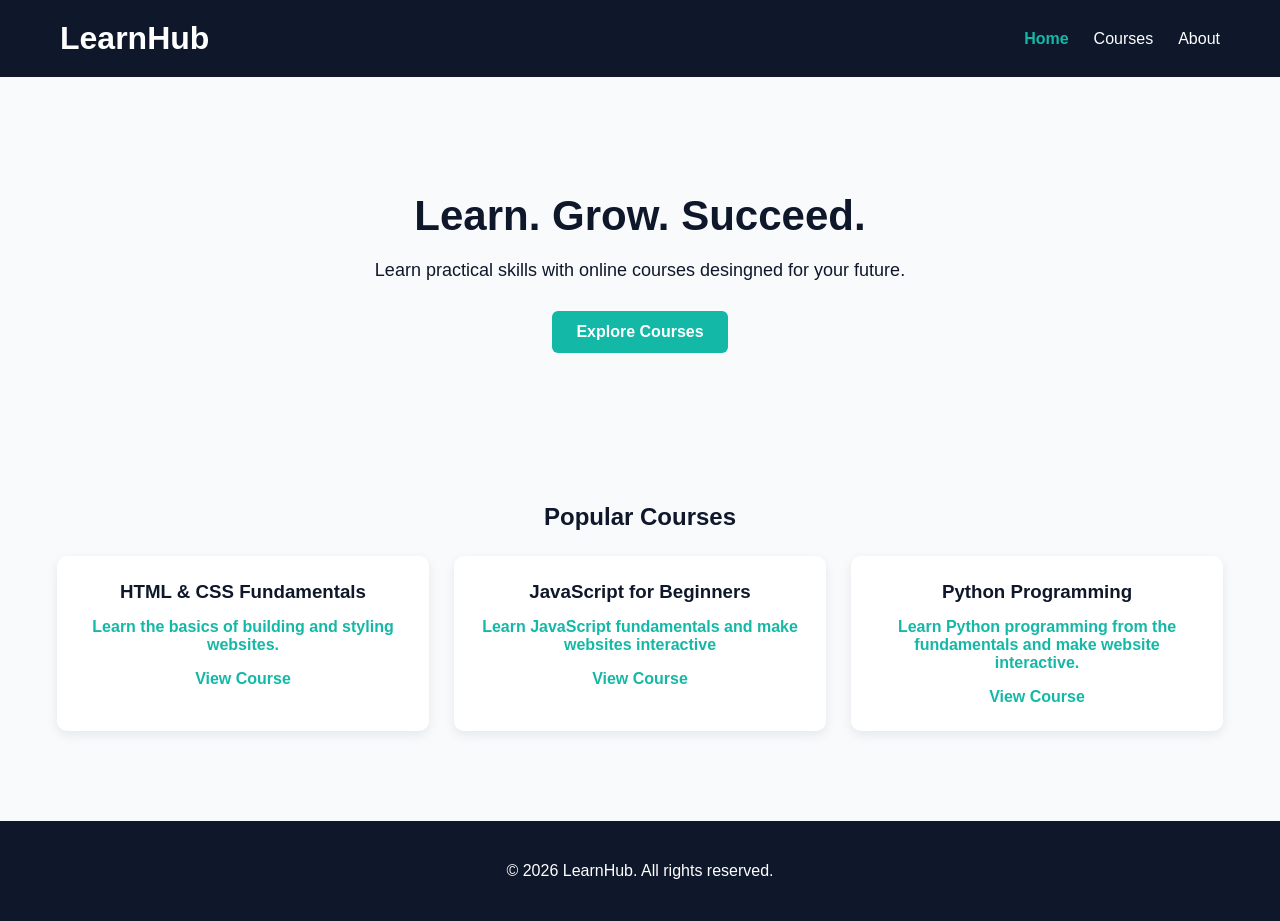
<file: index.html>
<!DOCTYPE html>
<html lang="en">
<head>
    <meta charset="UTF-8">
    <meta name="viewport"
content="width=device-width,initial-scale=1.0">
    <title>LearnHub</title>

    <link rel="stylesheet" 
href="style.css">
</head>
<body>

    <header>
        <div>
            <h1>LearnHub</h1>
        </div>

        <nav>
            <a href="index.html" class="active">Home</a>
            <a href="courses.html">Courses</a>
            <a href="about.html">About</a>
        </nav>
    </header>

    <main>

        <Section>
            <h2>Learn. Grow. Succeed.</h2>

            <p>
                Learn practical skills with online courses desingned for your future.
            </p>

            <a href="courses.html">Explore Courses</a>
        </Section>

        <section class="popular-courses">
            <h2>Popular Courses</h2>

            <div>
                <article class="home-course-card">
                    <h3>HTML & CSS Fundamentals</h3>
                    <p>Learn the basics of building and styling websites.</p>
                    <a href="html-css.html">View Course</a>
                </article>

                <article class="home-course-card">
                    <h3>JavaScript for Beginners</h3>
                    <p>Learn JavaScript fundamentals and make websites interactive</p>
                    <a href="javascript.html">View Course</a>
                </article>

                <article class="home-course-card">
                    <h3>Python Programming</h3>
                    <p>Learn Python programming from the fundamentals
                       and make website interactive.</p>
                    <a href="python.html">View Course</a>     
                </article>
            </div>
        </section>

    </main>

    <footer>
        <p>&copy; 2026 LearnHub. All rights reserved.</p>
    </footer>

</body>
</html>
</file>
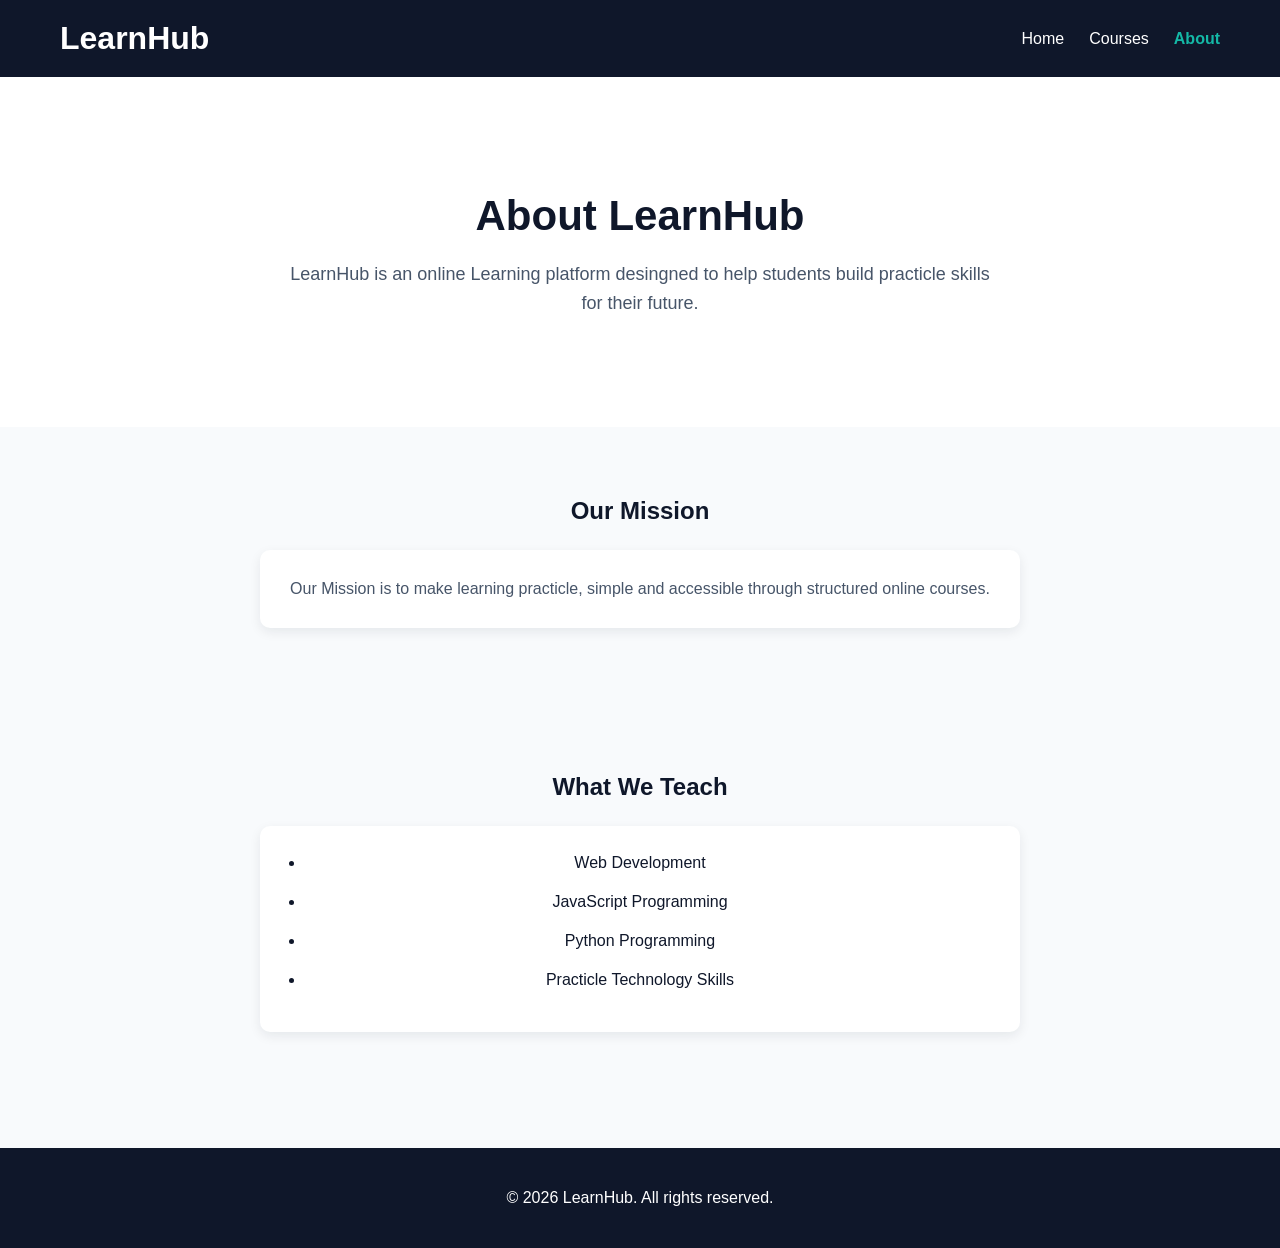
<file: about.html>
<!DOCTYPE html>
<html lang="en">
<head>
    <meta charset="UTF-8">
    <meta name="viewport"
content="width=device-width,
initial-scale=1.0">
    <title>About - LearnHub</title>
    <link rel="stylesheet" href="style.css">
</head>

<body>

    <header>
        <div>
            <h1>LearnHub</h1>
        </div>

        <nav>
            <a href="index.html">Home</a>
            <a href="courses.html">Courses</a>
            <a href="about.html"class="active">About</a>
        </nav>
    </header>

    <main>

        <section class="about-hero">
            <h2>About LearnHub</h2>

            <p>
                LearnHub is an online Learning platform desingned
                to help students build practicle skills for their future.
            </p>
        </section>

        <section class="about-section">
            <h2>Our Mission</h2>

            <p>
                Our Mission is to make learning practicle, simple and accessible
                through structured online courses.
            </p>
        </section>

        <section class="about-section">
            <h2>What We Teach</h2>

            <ul>
                <li>Web Development</li>
                <li>JavaScript Programming</li>
                <li>Python Programming</li>
                <li>Practicle Technology Skills</li>
            </ul>
        </section>

    </main>

    <footer>
        <p>&copy; 2026 LearnHub. All
rights reserved.</p>
    </footer>

</body>
</html>
</file>
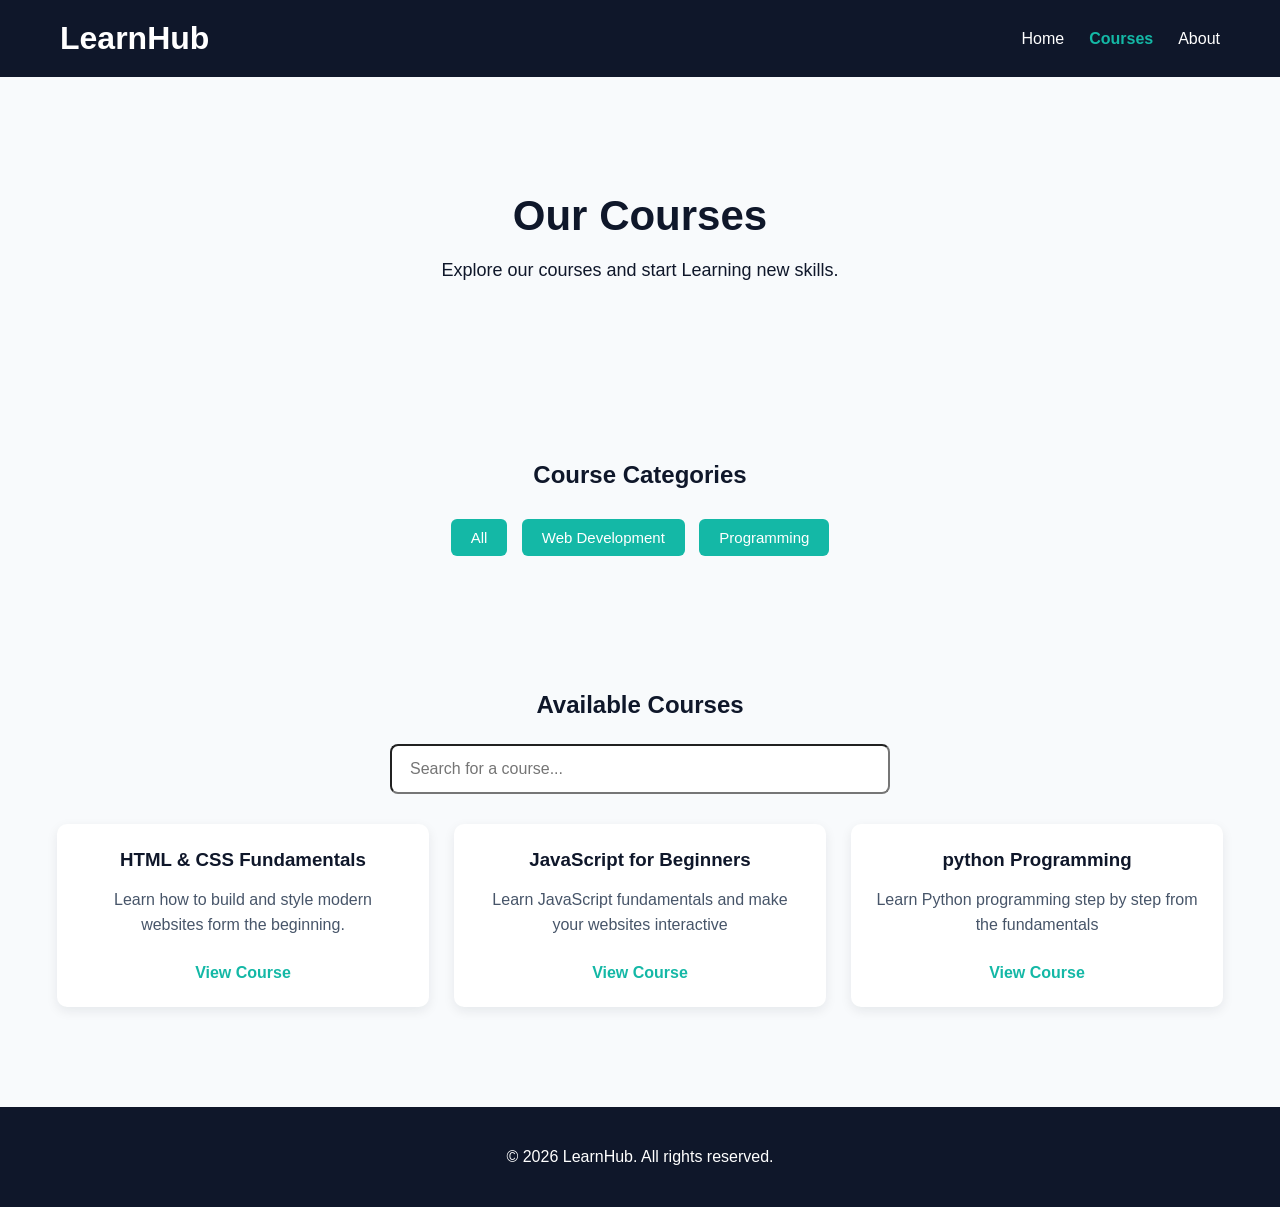
<file: courses.html>
<!DOCTYPE html>
<html lang="en">
<head>
    <meta charset="UTF-8">
    <meta name="viewport"
content="width=device-width,
initial-scale=1.0">
    <title>Courses - LearnHub</title>
    <link rel="stylesheet" href="style.css">
</head>

<body>
    <header>
        <div>
            <h1>LearnHub</h1>
        </div>

        <nav>
            <a href="index.html">Home</a>
            <a 
href="courses.html"class="active">Courses</a>
            <a href="about.html">About</a>
        </nav>
    </header>

    <main>

        <section>
            <h2>Our Courses</h2>

            <p>
                Explore our courses and
start Learning new skills.
            </p>
        </section>

        <section>
            <h2>Course Categories</h2>

            <button id="allCourses">All</button>
            <button id="webCourses">Web Development</button>
            <button id="programmingCourses">Programming</button>
        </section>
        
        <section>
            <h2>Available Courses</h2>

            <input
                type="text"
                id="courseSearch"
                placeholder="Search for a course...">

            <div class="course-grid">

                <article class="course-card searchable-course web"> 
                    <h3>HTML & CSS Fundamentals</h3>
                    <p>Learn how to build and style modern websites form the beginning.</p>
                    <a href="html-css.html"class="btn">View Course</a>
                </article>

                <article class="course-card searchable-course web">
                    <h3>JavaScript for Beginners</h3>
                    <p>Learn JavaScript fundamentals and make your websites interactive</p>
                    <a href="javascript.html"class="btn">View Course</a>
                </article>

                <article class="course-card searchable-course programming">
                    <h3>python Programming</h3>
                    <p>Learn Python programming step by step from the fundamentals</p>
                    <a href="python.html"class="btn">View Course</a>
                </article>

            </div>
        </section>

    </main>

    <footer>
        <p>&copy; 2026 LearnHub. All
rights reserved.</p>
    </footer>
  
    <script src="script.js"></script>
</body>
</html>
</file>
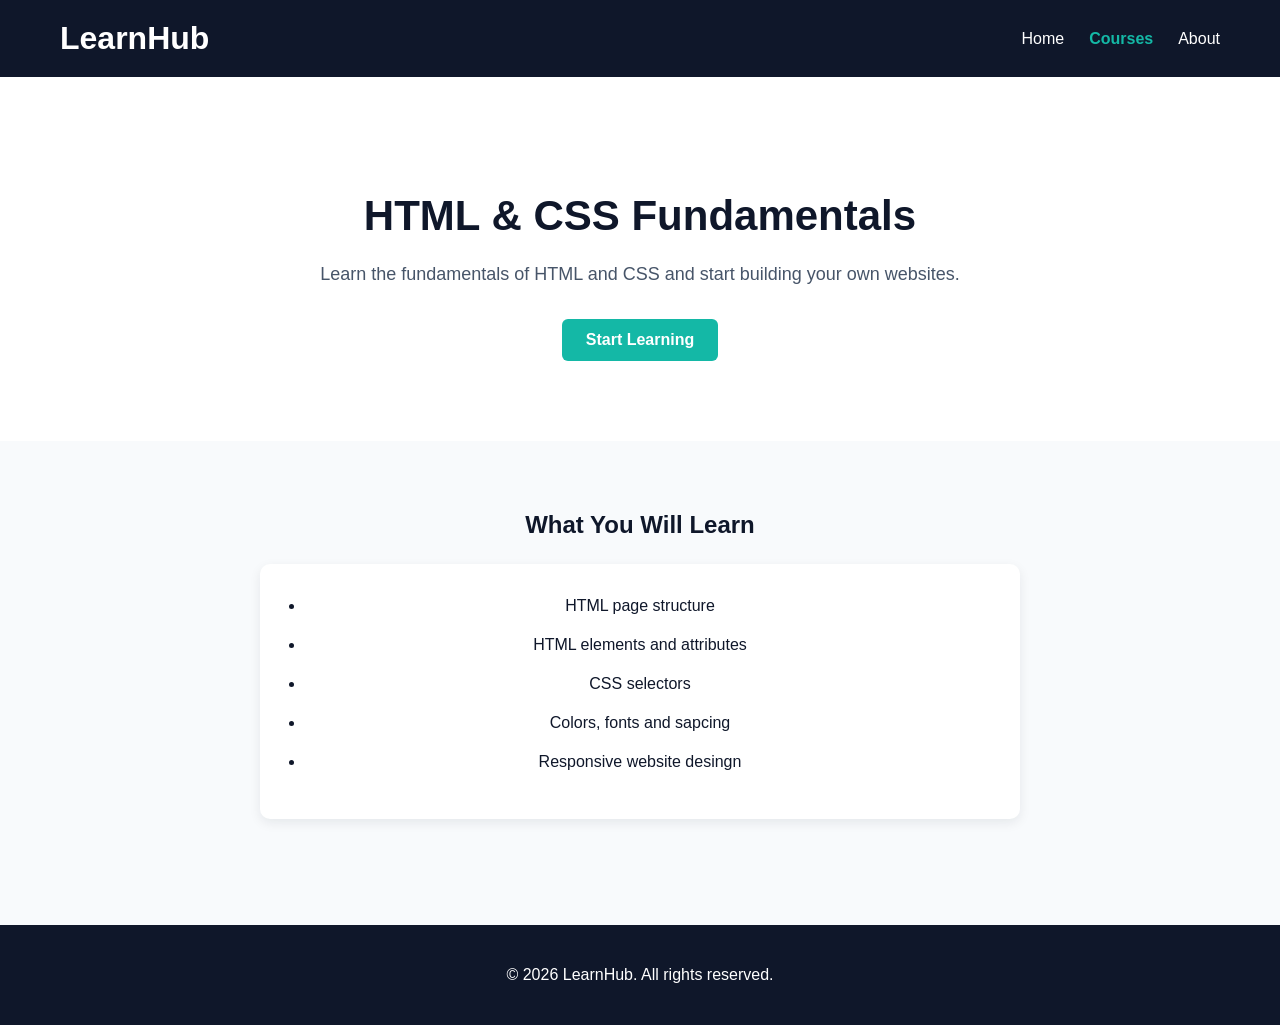
<file: html-css.html>
<!DOCTYPE html>
<html lang="en">
<head>
    <meta charset="UTF-8">
    <meta name="viewport"
content="width=device-width,initial-scale=1.0">
    <title>HTML & CSS Fundamentals - LearnHub</title>
    <link rel="stylesheet" href="style.css">
</head>

<body>

    <header>
        <div>
            <h1>LearnHub</h1>
        </div>

        <nav>
            <a href="index.html">Home</a>
            <a href="courses.html"class="active">Courses</a>
            <a href="about.html">About</a>
        </nav>
    </header>

    <main>
       
        <Section class="course-hero">
            <h2>HTML & CSS Fundamentals</h2>

            <p>
                Learn the fundamentals of HTML and CSS
                and start building your own websites.
            </p>

            <a href="https://www.youtube.com/" target="_blank">Start Learning</a>
        </Section>

        <section class="learning-section">
            <h2>What You Will Learn</h2>

            <ul>
                <li>HTML page structure</li>
                <li>HTML elements and attributes</li>
                <li>CSS selectors</li>
                <li>Colors, fonts and sapcing</li>
                <li>Responsive website desingn</li>
            </ul>

        </section>

    </main>

    <footer>
        <p>&copy; 2026 LearnHub. All rights reserved.</p>
    </footer>

</body>
</html>
</file>
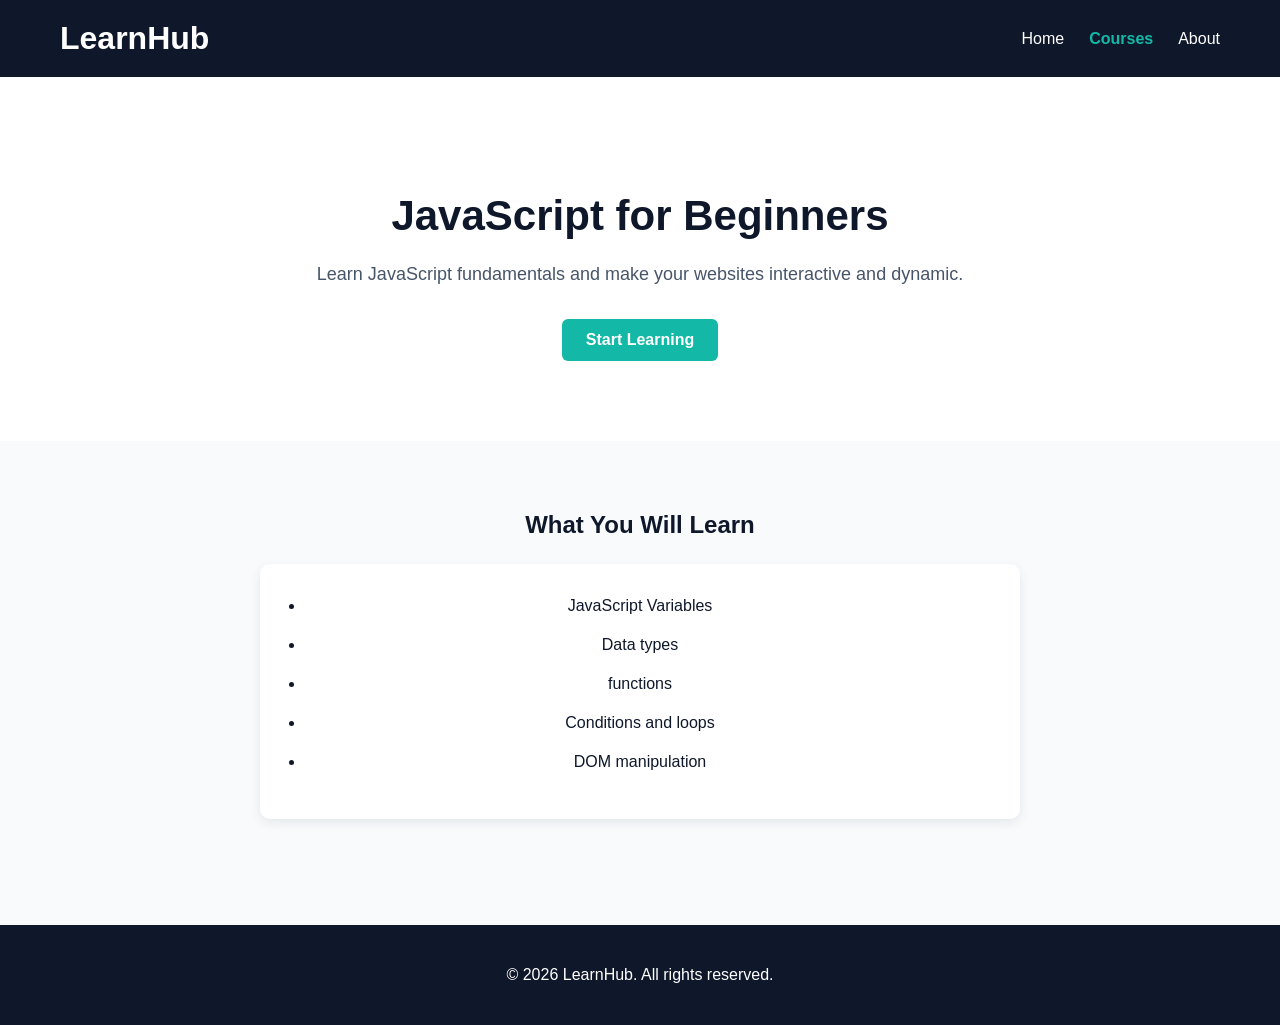
<file: javascript.html>
<!DOCTYPE html>
<html lang="en">
<head>
    <meta charset="UTF-8">
    <meta name="viewport"
content="width=device-width,initial-scale=1.0">
    <title>JavaScript for Beginners - LearnHub</title>
    <link rel="stylesheet" href="style.css">
</head>

<body>

    <header>
        <div>
            <h1>LearnHub</h1>
        </div>

        <nav>
            <a href="index.html">Home</a>
            <a href="courses.html"class="active">Courses</a>
            <a href="about.html">About</a>
        </nav>
    </header>

    <main>
       
        <Section class="course-hero">
            <h2>JavaScript for Beginners</h2>

            <p>
                Learn JavaScript fundamentals and make
                your websites interactive and dynamic.
            </p>

            <a href="https://www.youtube.com/"target="_blank">Start Learning</a>
        </Section>

        <section class="learning-section">
            <h2>What You Will Learn</h2>

            <ul>
                <li>JavaScript Variables</li>
                <li>Data types</li>
                <li>functions</li>
                <li>Conditions and loops</li>
                <li>DOM manipulation</li>
            </ul>

        </section>

    </main>

    <footer>
        <p>&copy; 2026 LearnHub. All rights reserved.</p>
    </footer>

</body>
</html>
</file>
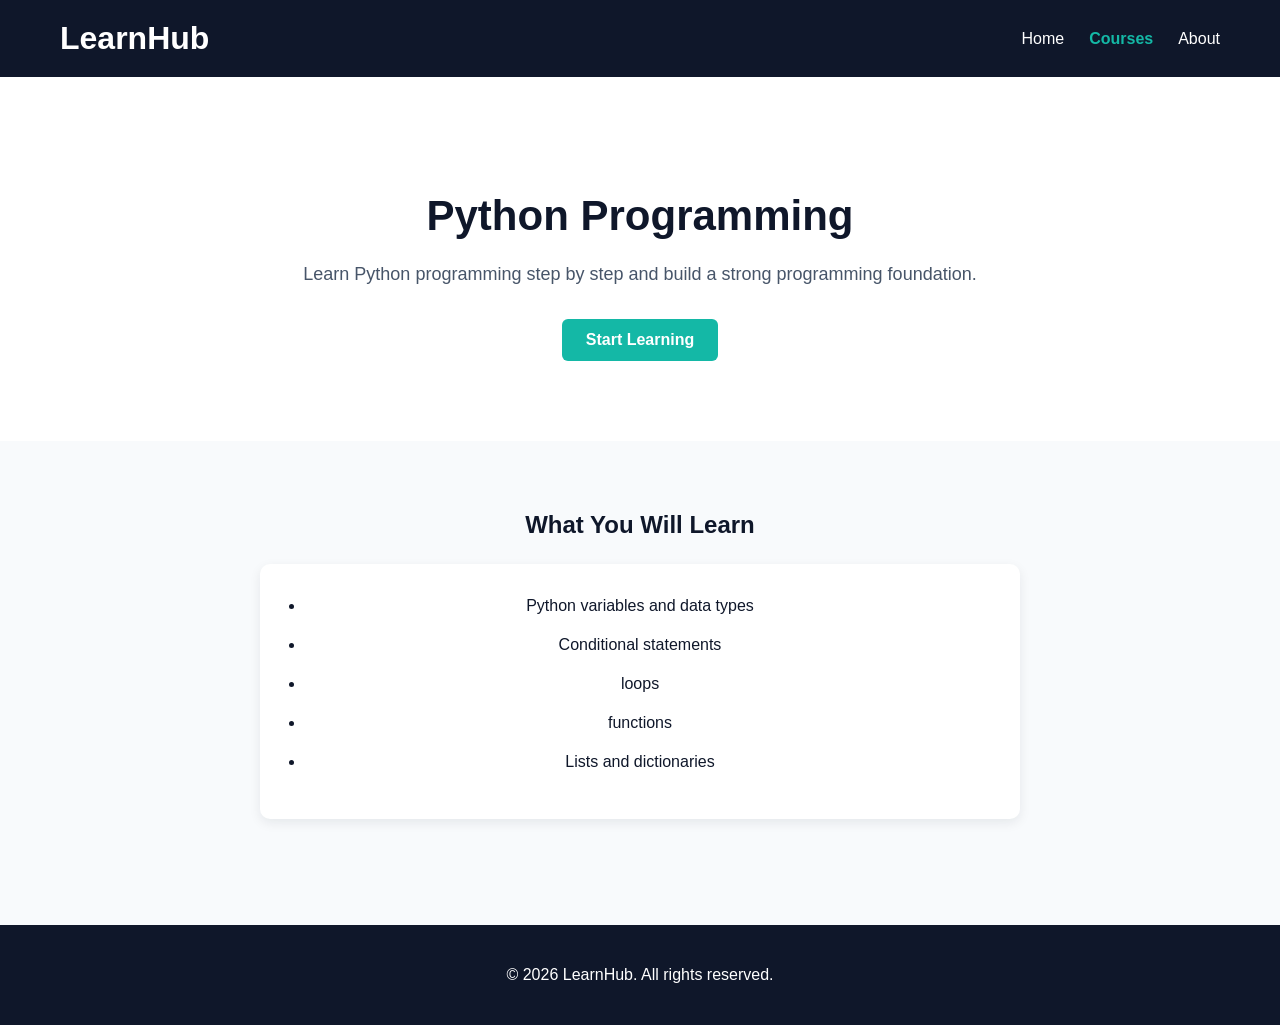
<file: python.html>
<!DOCTYPE html>
<html lang="en">
<head>
    <meta charset="UTF-8">
    <meta name="viewport"
content="width=device-width,initial-scale=1.0">
    <title>Python Programming</title>
    <link rel="stylesheet" href="style.css">
</head>

<body>

    <header>
        <div>
            <h1>LearnHub</h1>
        </div>

        <nav>
            <a href="index.html">Home</a>
            <a href="courses.html"class="active">Courses</a>
            <a href="about.html">About</a>
        </nav>
    </header>

    <main>
       
        <Section class="course-hero">
            <h2>Python Programming</h2>

            <p>
                Learn Python programming step by step and
                build a strong programming foundation.
            </p>

            <a href="https://www.youtube.com/"target="_blank">Start Learning</a>
        </Section>

        <section class="learning-section">
            <h2>What You Will Learn</h2>

            <ul>
                <li>Python variables and data types</li>
                <li>Conditional statements</li>
                <li>loops</li>
                <li>functions</li>
                <li>Lists and dictionaries</li>
            </ul>
        </section>

    </main>

    <footer>
        <p>&copy; 2026 LearnHub. All rights reserved.</p>
    </footer>

</body>
</html>
</file>
<file: style.css>
* {
    box-sizing: border-box;
}

body {
    margin: 0;
    font-family: Arial, sans-serif;
    background-color: #f8fafc;
    color: #0f172a;
}

header {
    background-color: #0f172a;
    color: white;
    padding: 20px 60px;
    display: flex;
    justify-content: 
space-between;
    align-items: center;
}

header h1 {
    margin: 0;
}

nav {
    display: flex;
    gap: 25px;
}

nav a {
    color: white;
    text-decoration: none; 
    font-size: 16px;
}

main section:first-child {
    text-align: center;
    padding: 80px 20px;
}

main section:first-child h2 {
    font-size: 42px;
    margin-bottom: 20px;
}

main section:first-child p {
    font-size: 18px;
    margin-bottom: 30px;
}

main section:first-child a {
    display: inline-block;
    background-color: #14b8a6;
    color: white;
    text-decoration: none;
    padding: 12px 24px;
    border-radius: 6px;
    font-weight: bold;
}

main section:nth-child(2) {
    padding: 60px 40px;
}

main section:nth-child(2) h2 {
    text-align: center;
    margin-bottom: 40px;
}

main section:nth-child(2) > div
{
    display: flex;
    gap: 25px;
    justify-content: center;
}

main section:nth-child(2)
article {
    background-color: white;
    padding: 25px;
    width: 30%;
    border-radius: 10px;
    box-shadow: 0 4px 12px 
rgba(15, 23, 42, 0.08);
}

main section:nth-child(2)
article h3 {
    margin-top: 0;
}

main section:nth-child(2)
article a {
    color: #14b8a6;
    text-decoration: none;
    font-weight: bold;
}

main section:nth-child(3) {
    text-align: center;
    padding: 60px 20px;
}

main section:nth-child(3) h2 {
    margin-bottom: 25px;
}

#courseSearch {
    width: 100%;
    max-width: 500px;
    padding: 14px 18px;
    border: 1px soild #cbd5e1;
    border-radius: 8px;
    font-size: 16px;
}

footer {
    background-color: #0f172a;
    color: white;
    text-align: center;
    padding: 25px;
    margin-top: 40px;
}

@media (max-width: 768px) {
    header {
        padding: 20px;
        flex-direction: column;
        gap: 15px;
    }

    nav {
        gap: 15px;
    }

    main section:first-child h2 
{
        font-size: 32px;
    }

    main section:nth-child(2) >
div {
        flex-direction: column;
        align-items: center;  
    }

    main section:nth-child(2)
article {
        width: 100%;
        max-width: 400px;
    }

    .home-course-card {
        width: 100%;
        max-width: 400px;
    }
}

.course-grid {
    display: flex;
    gap: 25px;
    justify-content: center;
    flex-wrap: wrap;
}

.course-card {
    background-color: white;
    padding: 25px;
    width: 30%;
    min-width: 250px;
    border-radius: 10px;
    box-shadow: 0 4px 12px 
rgba(15, 23, 42, 0.08);
}

.course-card h3 {
    margin-top: 0;
}

.course-card a {
    color: #14b8a6;
    text-decoration: none;
    font-weight: bold;
}

main section:nth-child(2) {
    text-align: center;
    padding: 50px 20px;
}

main section:nth-child(2) h2 {
    margin-bottom: 25px;
}

main section:nth-child(2) 
button {
    background-color: #14b8a6;
    color: white;
    border: none;
    padding: 10px 20px;
    margin: 5px;
    border-radius: 6px;
    cursor: pointer;
    font-size: 15px;
}

main section:nth-child(2)
button:hover {
    background-color: #0f766e;
}

.course-grid {
    display: flex;
    gap: 25px;
    justify-content: center;
    flex-wrap: wrap;
    margin-top: 30px;
}

.course-card {
    background-color: white;
    padding: 25px;
    width: 30%;
    min-width: 250px;
    border-radius: 10px;
    box-shadow: 0 4px 12px
rgba(15, 23, 42, 0.08);
}

.course-card h3 {
    margin-top: 0;
    margin-bottom: 15px;
}

.course-card p {
    line-height: 1.6;
    color: #475569;
}

.course-card a {
    display: inline-block;
    margin-top: 10px;
    color: #14b8a6;
    text-decoration: none;
    font-weight: bold;
}

.course-hero {
    text-align: center;
    padding: 70px 20px;
    background-color: white;
}

.course-hero h2 {
    font-size: 40px;
    margin-bottom: 20px;
}

.course-hero p {
    max-width: 700px;
    margin: 0 auto 30px;
    font-size: 18px;
    line-height: 1.6;
    color: #475569;
}

.course-hero a {
    display: inline-block;
    background-color: #14b8a6;
    color: white;
    text-decoration: none;
    padding: 12px 25px;
    border-radius: 6px;
    font-weight: bold;
}

.course-hero a:hover {
    background-color: #0f766e;
}

.learning-section {
    max-width: 800px;
    margin: 0 auto;
    padding: 60px 20px;
}

.learning-section h2 {
    text-align: center;
    margin-bottom: 30px;
}

.learning-section ul {
    background-color: white;
    padding: 30px 45px;
    border-radius: 10px;
    box-shadow: 0 4px 12px
rgba(15, 23, 42, 0.08);
}

.learning-section li {
    margin-bottom: 15px;
    line-height: 1.5;
}

.home-course-card {
    background-color: white;
    padding: 25px;
    width: 30%;
    border-radius: 10px;
    box-shadow: 0 4px 12px
rgba(15, 23, 42, 0.08);
}

.home-course-card h3 {
    margin-top: 0;
    margin-bottom: 15px;
}

.home-course-card p {
    line-height: inline-block;
    margin-top: 10px;
    color: #14b8a6;
    text-decoration: none;
    font-weight: bold;
}

.home-course-card a:hover {
    color: #0f766e;
}

.about-hero {
    text-align: center;
    padding: 70px 20px;
    background-color: white;
}

.about-hero h2 {
    font-size: 40px;
    margin-bottom: 20px;
}

.about-hero p {
    max-width: 700px;
    margin: 0 auto;
    font-size: 18px;
    line-height: 1.6;
    color: #475569
}

.about-section {
    max-width: 800px;
    margin: 0 auto;
    padding: 50px 20px;
}

.about-section h2 {
    text-align: center;
    margin-bottom: 25px;
}

.about-section p {
    background-color: white;
    padding: 25px;
    border-radius: 10px;
    line-height: 1.7;
    color: #475569;
    box-shadow: 0 4px 12px
rgba(15, 23, 42, 0.08);
}

.about-section ul {
    background-color: white;
    padding: 25px 45px;
    border-radius: 10px;
    box-shadow: 0 4px 12px
rgba(15, 23, 42, 0.08);
}

.about-section li {
    margin-bottom: 15px;
    line-height: 1.5;
}

nav a {
    color: white;
    text-decoration: none;
    font-size: 16px;
    transition: color 0.3s ease;
}

nav a:hover {
    color: #14b8a6;
}

nav a.active {
    color: #14b8a6;
    font-weight: bold;
}

nav a:focus-visible {
    outline: 2px soild #14b8a6;
    outline-offset: 5px;
}

/* Smooth hover effects for buttons and course links */

main section:first-child a,
.course-hero a {
    transition: background-color
0.3s ease, transform 0.3s ease;
}

main section:first-child a:hover, 
.course-hero a:hover {
    background-color: #0f766e;
    transform: translateY(-2px);
}

.course-card a,
.home-course-card a {
    transition: color 0.3s ease;
}

.course-card a:hover,
.home-course-card a:hover {
    color: #0f766e
}

button {
    transition: background-color
0.3s ease, transform 0.2s ease;
}

button:hover {
    transform: translateY(-1px);
}
</file>
